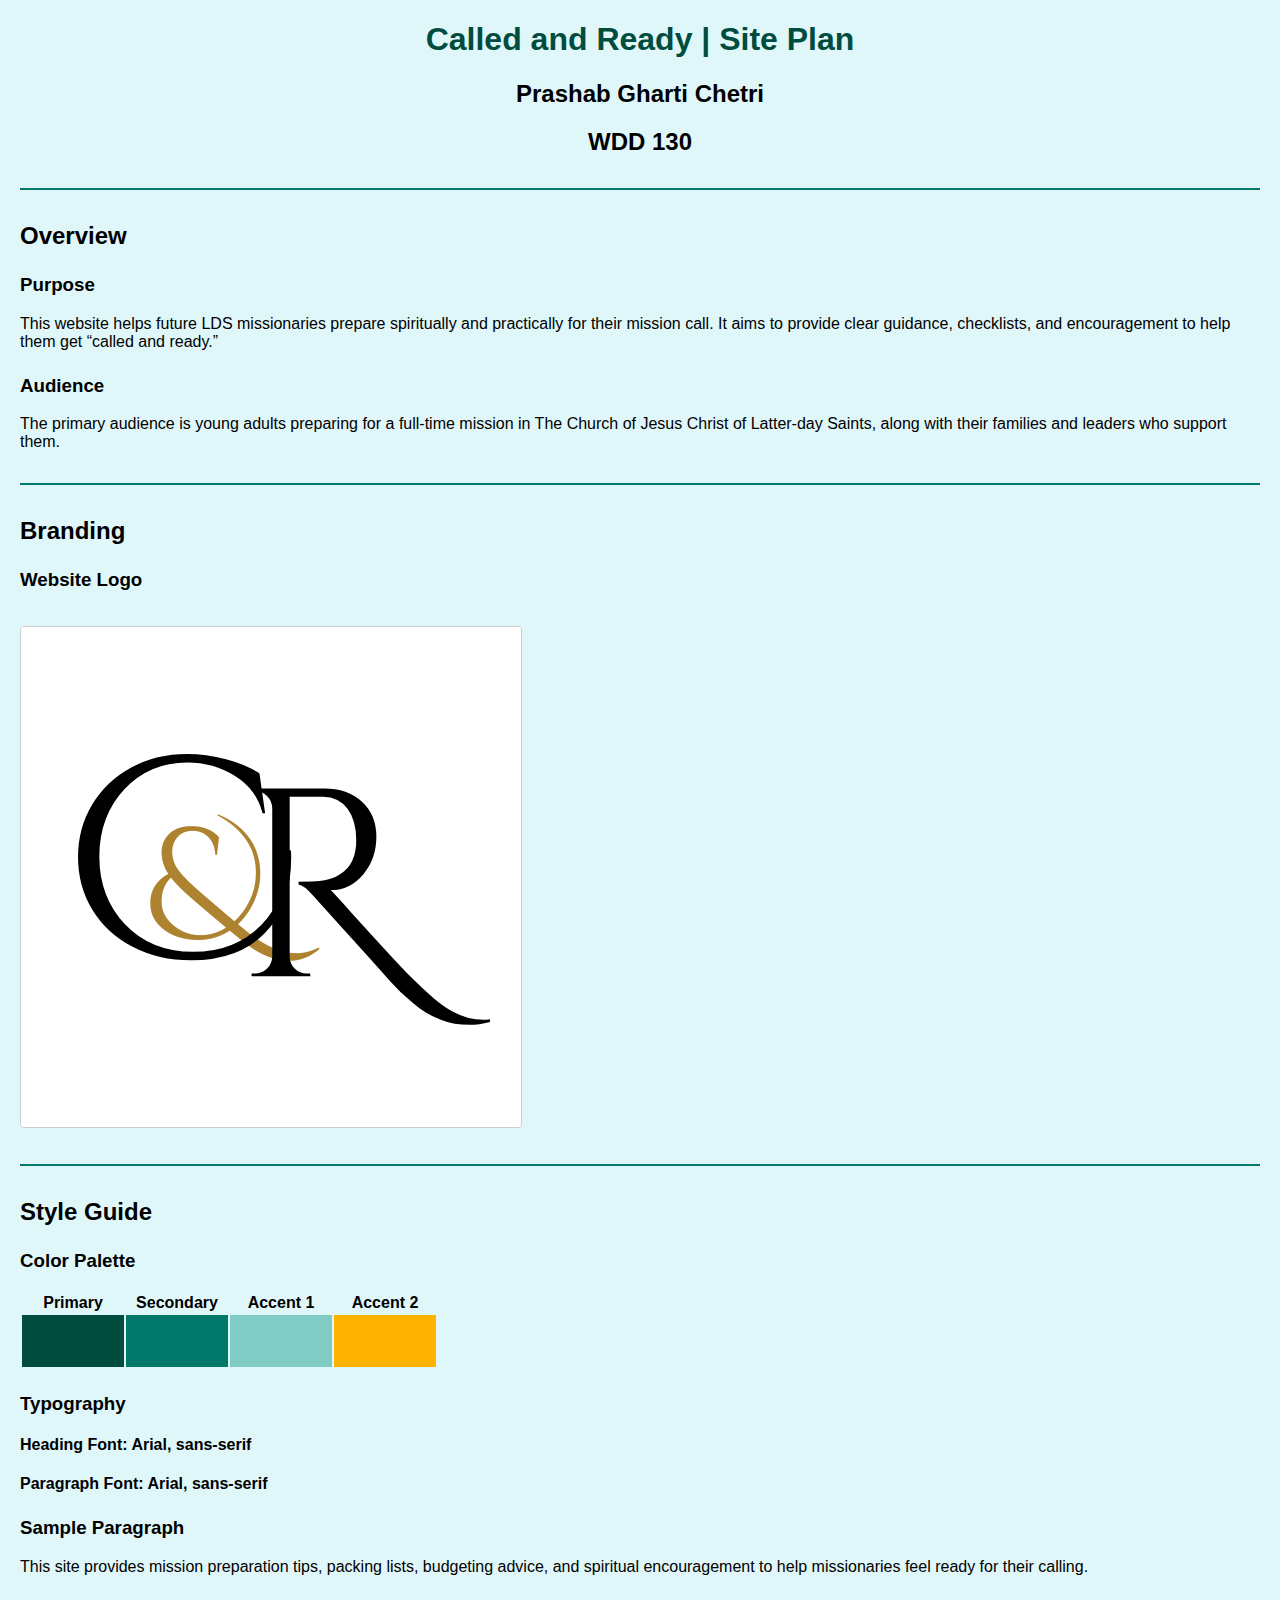
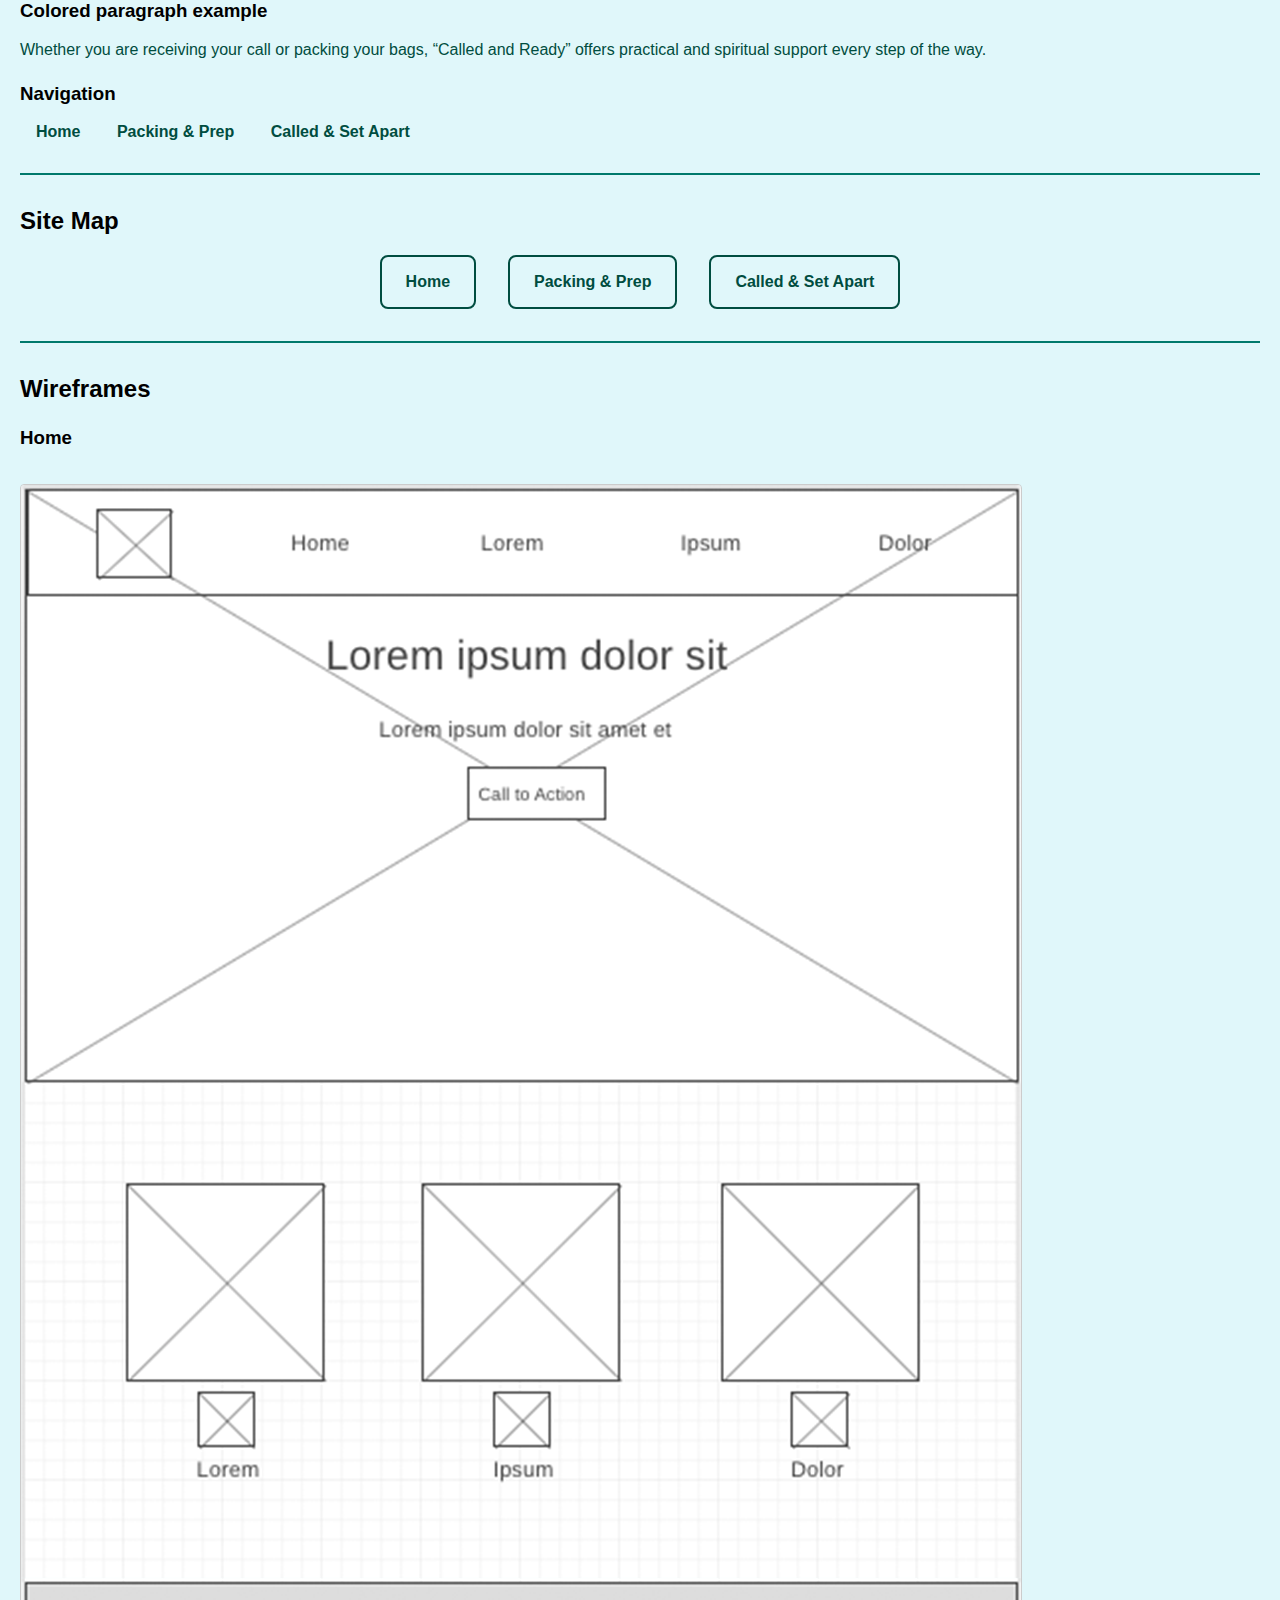
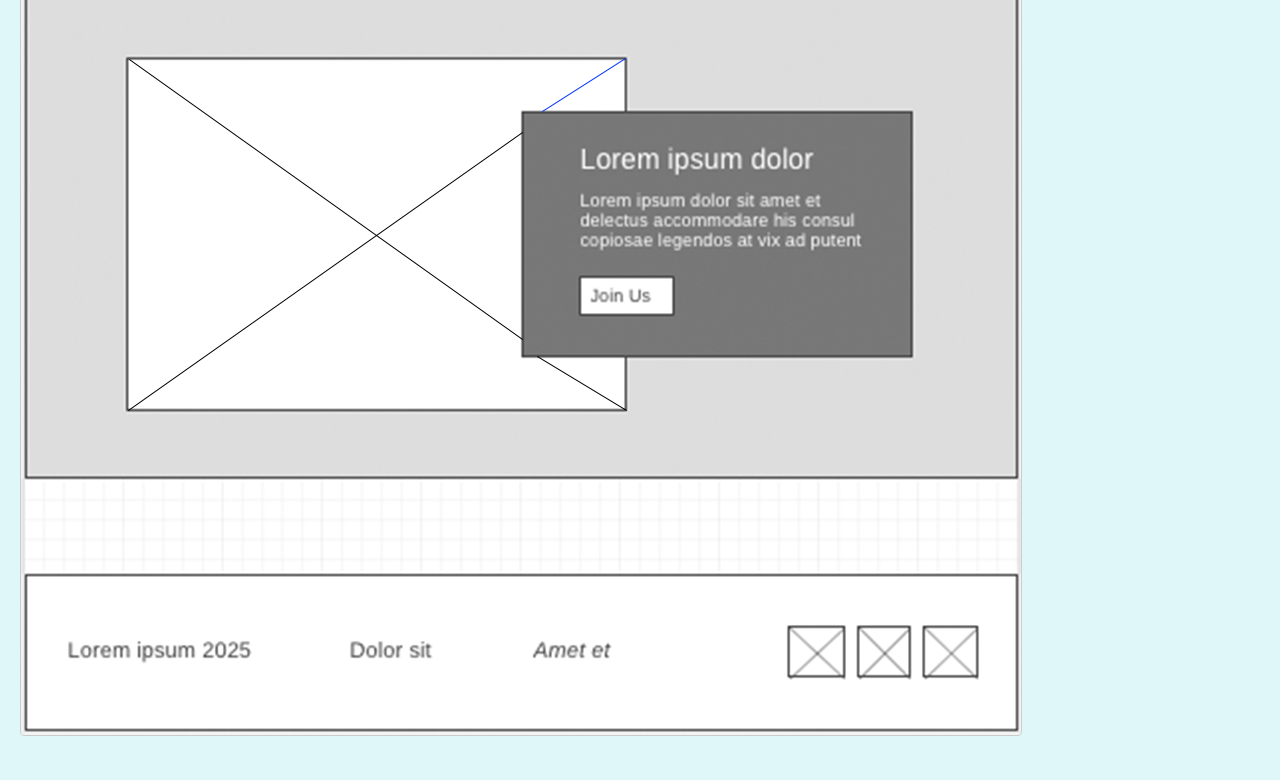
<file: wireframe.html>
<!DOCTYPE html>
<html lang="en-us">
  <head>
    <meta charset="utf-8" />
    <title>Called and Ready | Site Plan</title>
    <style>
      /* Page styling */
      body {
        background-color: #e0f7fa; /* soft cyan background */
        font-family: Arial, sans-serif;
        margin: 0 20px 40px 20px;
      }

      header {
        text-align: center;
        margin-bottom: 1rem;
      }

      h1 {
        color: #004d40; /* primary teal */
      }

      hr {
        border: none;
        border-top: 2px solid #00796b; /* secondary teal */
        margin: 2rem 0;
      }

      .colors td {
        width: 100px;
        height: 50px;
      }

      .primary {
        background-color: #004d40; /* teal green */
      }

      .secondary {
        background-color: #00796b; /* medium teal */
      }

      .accent1 {
        background-color: #80cbc4; /* light teal */
      }

      .accent2 {
        background-color: #ffb300; /* warm gold */
      }

      .colored {
        color: #004d40;
      }

      nav a {
        color: #004d40;
        text-decoration: none;
        margin: 0 1rem;
        font-weight: bold;
      }

      nav a:hover {
        color: #ffb300;
      }

      .sitemap {
        display: flex;
        justify-content: center;
        gap: 2rem;
        font-weight: bold;
        color: #004d40;
      }

      .sitemap div {
        padding: 1rem 1.5rem;
        border: 2px solid #004d40;
        border-radius: 8px;
      }

      main img {
        max-width: 100%;
        height: auto;
        margin-top: 1rem;
        border: 1px solid #ccc;
        border-radius: 4px;
      }

      /* Responsive image text spacing */
      main h3 {
        margin-top: 1.5rem;
      }
    </style>
  </head>

  <body>
    <header>
      <h1>Called and Ready | Site Plan</h1>
      <h2>Prashab Gharti Chetri</h2>
      <h2>WDD 130</h2>
    </header>

    <main>
      <hr />
      <h2>Overview</h2>
      <h3>Purpose</h3>
      <p>
        This website helps future LDS missionaries prepare spiritually and practically for their mission call. It aims to provide clear guidance, checklists, and encouragement to help them get “called and ready.”
      </p>

      <h3>Audience</h3>
      <p>
        The primary audience is young adults preparing for a full-time mission in The Church of Jesus Christ of Latter-day Saints, along with their families and leaders who support them.
      </p>

      <hr />
      <h2>Branding</h2>
      <h3>Website Logo</h3>
      <img src="CNRlogo.png" alt="Called and Ready Logo" />
      <hr />

      <h2>Style Guide</h2>

      <h3>Color Palette</h3>
      <table class="colors" role="presentation">
        <tr>
          <th>Primary</th>
          <th>Secondary</th>
          <th>Accent 1</th>
          <th>Accent 2</th>
        </tr>
        <tr>
          <td class="primary"></td>
          <td class="secondary"></td>
          <td class="accent1"></td>
          <td class="accent2"></td>
        </tr>
      </table>

      <h3>Typography</h3>
      <h4>Heading Font: Arial, sans-serif</h4>
      <h4>Paragraph Font: Arial, sans-serif</h4>

      <h3>Sample Paragraph</h3>
      <p>
        This site provides mission preparation tips, packing lists, budgeting advice, and spiritual encouragement to help missionaries feel ready for their calling.
      </p>

      <h3>Colored paragraph example</h3>
      <p class="colored">
        Whether you are receiving your call or packing your bags, “Called and Ready” offers practical and spiritual support every step of the way.
      </p>

      <h3>Navigation</h3>
      <nav>
        <a href="index.html">Home</a>
        <a href="packing.html">Packing &amp; Prep</a>
        <a href="called-set-apart.html">Called &amp; Set Apart</a>
      </nav>

      <hr />
      <h2>Site Map</h2>
      <div class="sitemap" role="list">
        <div role="listitem">Home</div>
        <div role="listitem">Packing &amp; Prep</div>
        <div role="listitem">Called &amp; Set Apart</div>
      </div>

      <hr />
      <h2>Wireframes</h2>
      <h3>Home</h3>
      <img src="wireframe_home.png" alt="Home page wireframe" />

    </main>
  </body>
</html>
</file>
